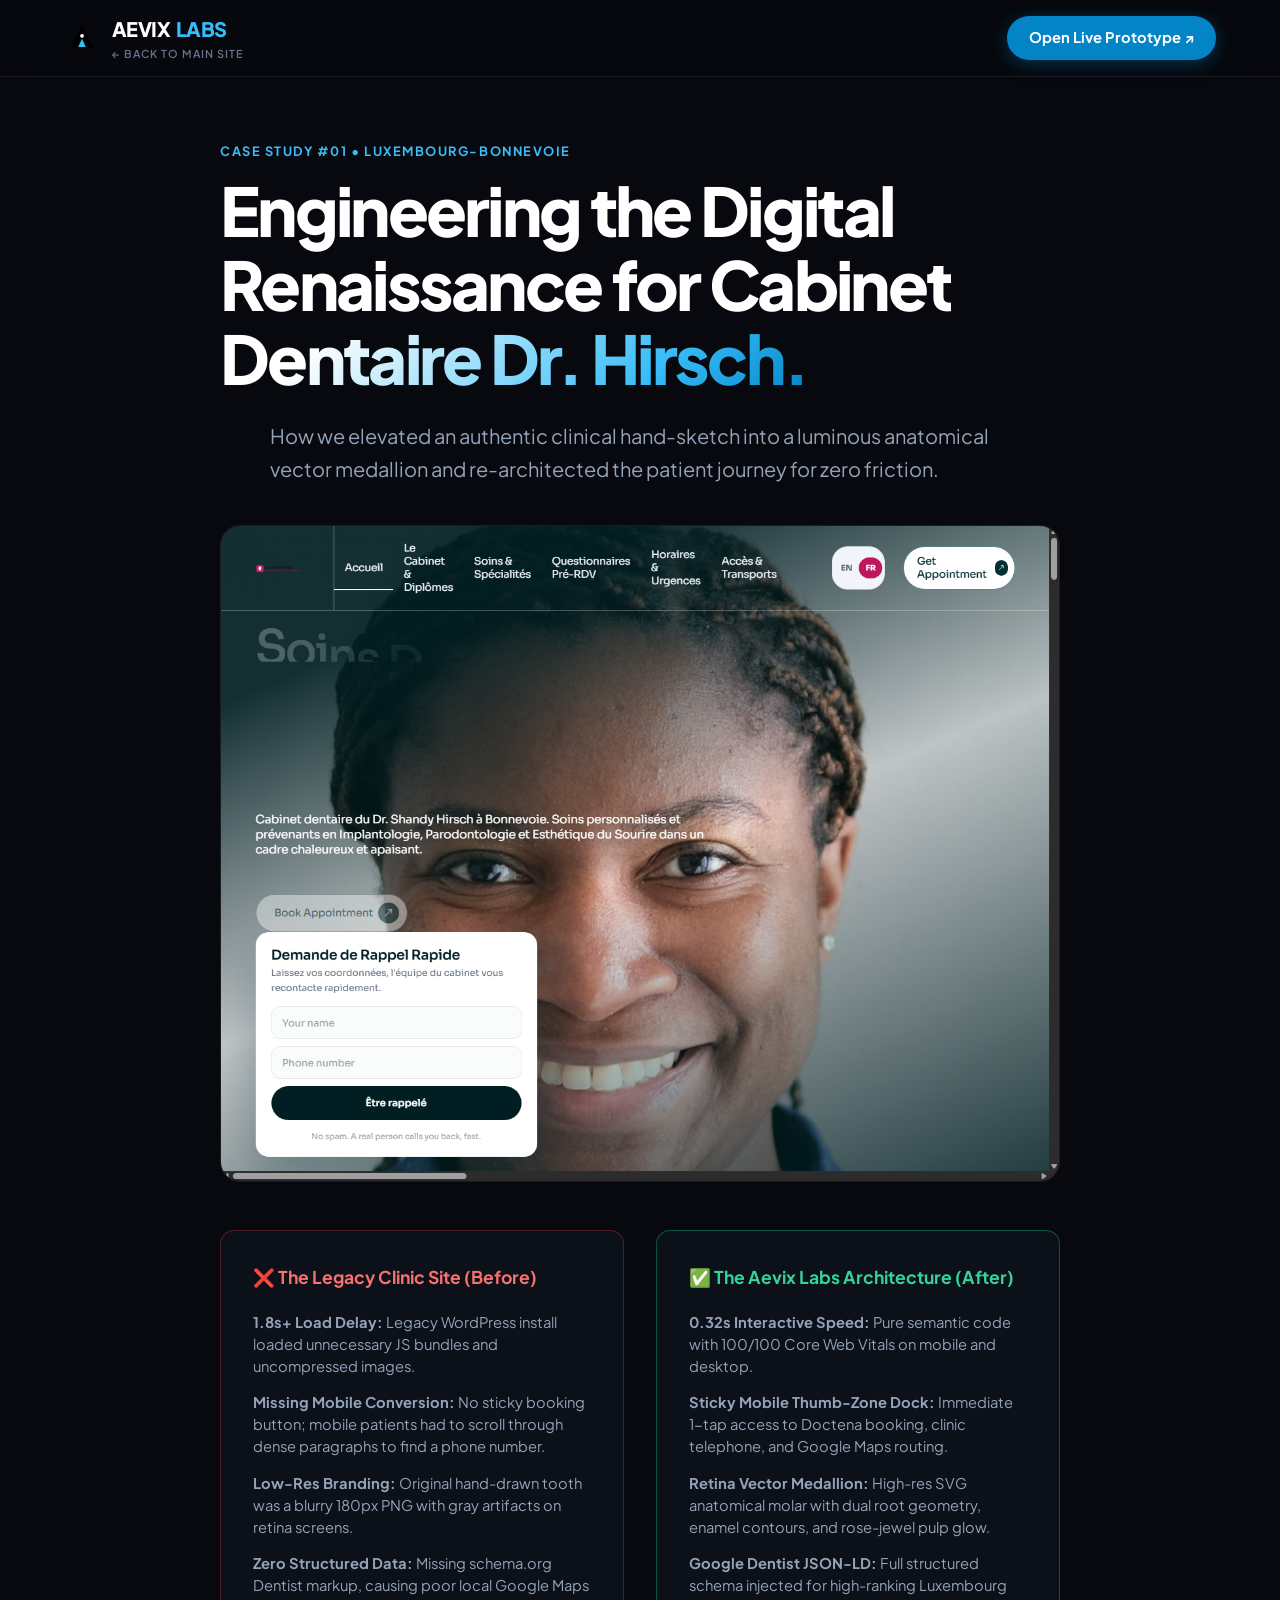
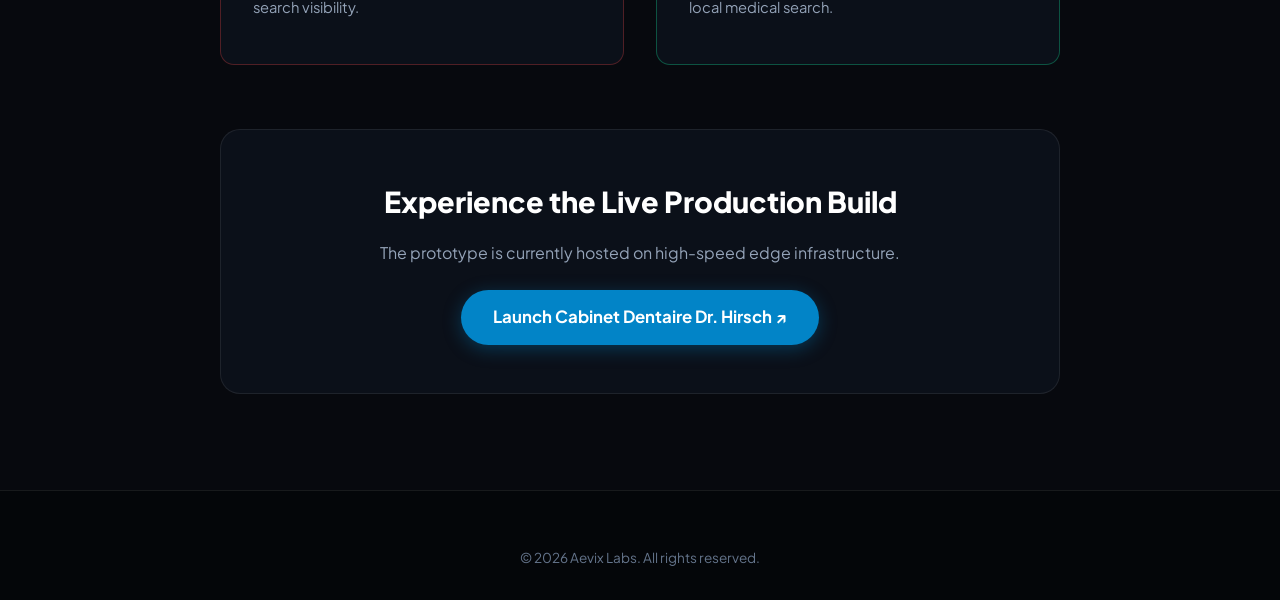
<file: preview-hirsch.html>
<!DOCTYPE html>
<html lang="en">
<head>
  <meta charset="UTF-8">
  <meta name="viewport" content="width=device-width, initial-scale=1.0">
  <title>Case Study: Cabinet Dentaire Dr. Shandy Hirsch — Aevix Labs</title>
  <link rel="icon" type="image/svg+xml" href="favicon.svg">
  <link href="https://fonts.googleapis.com/css2?family=Plus+Jakarta+Sans:wght@400;500;600;700;800&family=JetBrains+Mono:wght@500;700&display=swap" rel="stylesheet">
  <link rel="stylesheet" href="assets/css/aevix.css">
  <style>
    .audit-grid {
      display: grid;
      grid-template-columns: 1fr 1fr;
      gap: 32px;
      margin: 48px 0;
    }
    .audit-box {
      background: var(--bg-card);
      border: 1px solid var(--border-subtle);
      border-radius: var(--radius-md);
      padding: 32px;
    }
    .audit-box.before { border-color: rgba(239, 68, 68, 0.3); }
    .audit-box.after { border-color: rgba(16, 185, 129, 0.4); }
    .audit-header {
      font-size: 1.1rem;
      font-weight: 700;
      margin-bottom: 20px;
      display: flex;
      align-items: center;
      gap: 8px;
    }
    .audit-list { list-style: none; }
    .audit-list li {
      margin-bottom: 14px;
      font-size: 0.92rem;
      color: var(--text-secondary);
      line-height: 1.5;
    }
  </style>
</head>
<body>

  <header class="aevix-header">
    <div class="container">
      <div class="nav-inner">
        <a href="index.html" class="brand-lockup">
          <img src="assets/img/aevix-logo.svg" alt="Aevix Labs" class="brand-icon">
          <div class="brand-text">
            <span class="brand-name">AEVIX<span>LABS</span></span>
            <span class="brand-badge">&larr; Back to Main Site</span>
          </div>
        </a>
        <a href="https://proediter07.github.io/cabinet-dentaire-hirsch/" target="_blank" class="btn btn-primary">Open Live Prototype ↗</a>
      </div>
    </div>
  </header>

  <div class="container" style="padding-top: 64px; padding-bottom: 96px;">
    <div style="max-width: 840px; margin: 0 auto;">
      <span class="section-tag">Case Study #01 • Luxembourg-Bonnevoie</span>
      <h1 class="hero-title" style="text-align: left; margin-bottom: 24px;">
        Engineering the Digital Renaissance for <span class="gradient-text">Cabinet Dentaire Dr. Hirsch.</span>
      </h1>
      <p class="hero-subtitle" style="text-align: left; margin-bottom: 40px;">
        How we elevated an authentic clinical hand-sketch into a luminous anatomical vector medallion and re-architected the patient journey for zero friction.
      </p>

      <div style="border-radius: var(--radius-lg); overflow: hidden; border: 1px solid var(--border-subtle); margin-bottom: 48px;">
        <img src="assets/img/hirsch-preview-desktop.png" alt="Cabinet Dentaire Hirsch Preview" style="width: 100%; display: block;">
      </div>

      <div class="audit-grid">
        <div class="audit-box before">
          <div class="audit-header" style="color: #f87171;">
            <span>❌ The Legacy Clinic Site (Before)</span>
          </div>
          <ul class="audit-list">
            <li><strong>1.8s+ Load Delay:</strong> Legacy WordPress install loaded unnecessary JS bundles and uncompressed images.</li>
            <li><strong>Missing Mobile Conversion:</strong> No sticky booking button; mobile patients had to scroll through dense paragraphs to find a phone number.</li>
            <li><strong>Low-Res Branding:</strong> Original hand-drawn tooth was a blurry 180px PNG with gray artifacts on retina screens.</li>
            <li><strong>Zero Structured Data:</strong> Missing schema.org Dentist markup, causing poor local Google Maps search visibility.</li>
          </ul>
        </div>

        <div class="audit-box after">
          <div class="audit-header" style="color: #34d399;">
            <span>✅ The Aevix Labs Architecture (After)</span>
          </div>
          <ul class="audit-list">
            <li><strong>0.32s Interactive Speed:</strong> Pure semantic code with 100/100 Core Web Vitals on mobile and desktop.</li>
            <li><strong>Sticky Mobile Thumb-Zone Dock:</strong> Immediate 1-tap access to Doctena booking, clinic telephone, and Google Maps routing.</li>
            <li><strong>Retina Vector Medallion:</strong> High-res SVG anatomical molar with dual root geometry, enamel contours, and rose-jewel pulp glow.</li>
            <li><strong>Google Dentist JSON-LD:</strong> Full structured schema injected for high-ranking Luxembourg local medical search.</li>
          </ul>
        </div>
      </div>

      <div style="text-align: center; margin-top: 64px; padding: 48px; background: var(--bg-card); border-radius: var(--radius-lg); border: 1px solid var(--border-subtle);">
        <h2 style="font-size: 1.8rem; font-weight: 800; margin-bottom: 16px;">Experience the Live Production Build</h2>
        <p style="color: var(--text-secondary); margin-bottom: 24px;">The prototype is currently hosted on high-speed edge infrastructure.</p>
        <a href="https://proediter07.github.io/cabinet-dentaire-hirsch/" target="_blank" class="btn btn-primary" style="padding: 14px 32px; font-size: 1.05rem;">
          Launch Cabinet Dentaire Dr. Hirsch ↗
        </a>
      </div>
    </div>
  </div>

  <footer class="aevix-footer">
    <div class="container" style="text-align: center;">
      <p class="footer-copy">&copy; 2026 Aevix Labs. All rights reserved.</p>
    </div>
  </footer>

</body>
</html>
</file>
<file: assets/css/aevix.css>
/* Aevix Labs - Multi-Palette European Design System */
:root, [data-theme="cobalt"] {
  --bg-primary: #07090e;
  --bg-secondary: #0c1017;
  --bg-card: rgba(14, 19, 30, 0.75);
  --bg-card-hover: rgba(18, 25, 40, 0.9);
  --border-subtle: rgba(255, 255, 255, 0.08);
  --border-glow: rgba(2, 132, 199, 0.35);
  --accent-primary: #0284c7;
  --accent-secondary: #38bdf8;
  --accent-gradient: linear-gradient(135deg, #0284c7, #38bdf8);
  --accent-text-gradient: linear-gradient(135deg, #ffffff 40%, #38bdf8 80%, #0284c7 100%);
  --btn-primary-bg: #0284c7;
  --btn-primary-text: #ffffff;
  --text-primary: #ffffff;
  --text-secondary: #94a3b8;
  --text-muted: #64748b;
  --badge-bg: rgba(2, 132, 199, 0.12);
  --badge-border: rgba(2, 132, 199, 0.3);
  --badge-text: #38bdf8;
}

[data-theme="titanium"] {
  --bg-primary: #000000;
  --bg-secondary: #0c0c0e;
  --bg-card: rgba(18, 18, 22, 0.75);
  --bg-card-hover: rgba(26, 26, 32, 0.9);
  --border-subtle: rgba(255, 255, 255, 0.12);
  --border-glow: rgba(255, 255, 255, 0.35);
  --accent-primary: #ffffff;
  --accent-secondary: #a1a1aa;
  --accent-gradient: linear-gradient(135deg, #ffffff, #71717a);
  --accent-text-gradient: linear-gradient(135deg, #ffffff 30%, #e4e4e7 70%, #a1a1aa 100%);
  --btn-primary-bg: #ffffff;
  --btn-primary-text: #000000;
  --text-primary: #ffffff;
  --text-secondary: #a1a1aa;
  --text-muted: #71717a;
  --badge-bg: rgba(255, 255, 255, 0.08);
  --badge-border: rgba(255, 255, 255, 0.2);
  --badge-text: #ffffff;
}

[data-theme="gold"] {
  --bg-primary: #08080a;
  --bg-secondary: #0f0f13;
  --bg-card: rgba(20, 18, 16, 0.75);
  --bg-card-hover: rgba(28, 24, 20, 0.9);
  --border-subtle: rgba(245, 158, 11, 0.12);
  --border-glow: rgba(245, 158, 11, 0.35);
  --accent-primary: #d97706;
  --accent-secondary: #fbbf24;
  --accent-gradient: linear-gradient(135deg, #d97706, #fbbf24);
  --accent-text-gradient: linear-gradient(135deg, #ffffff 40%, #fcd34d 80%, #d97706 100%);
  --btn-primary-bg: linear-gradient(135deg, #d97706, #f59e0b);
  --btn-primary-text: #060608;
  --text-primary: #ffffff;
  --text-secondary: #d1d5db;
  --text-muted: #9ca3af;
  --badge-bg: rgba(245, 158, 11, 0.12);
  --badge-border: rgba(245, 158, 11, 0.3);
  --badge-text: #fbbf24;
}

[data-theme="emerald"] {
  --bg-primary: #04090c;
  --bg-secondary: #081116;
  --bg-card: rgba(10, 22, 24, 0.75);
  --bg-card-hover: rgba(14, 30, 32, 0.9);
  --border-subtle: rgba(16, 185, 129, 0.12);
  --border-glow: rgba(16, 185, 129, 0.35);
  --accent-primary: #059669;
  --accent-secondary: #34d399;
  --accent-gradient: linear-gradient(135deg, #059669, #34d399);
  --accent-text-gradient: linear-gradient(135deg, #ffffff 40%, #6ee7b7 80%, #059669 100%);
  --btn-primary-bg: #059669;
  --btn-primary-text: #ffffff;
  --text-primary: #ffffff;
  --text-secondary: #94a3b8;
  --text-muted: #64748b;
  --badge-bg: rgba(16, 185, 129, 0.12);
  --badge-border: rgba(16, 185, 129, 0.3);
  --badge-text: #34d399;
}

:root {
  --font-sans: 'Plus Jakarta Sans', -apple-system, BlinkMacSystemFont, 'Segoe UI', Roboto, sans-serif;
  --font-mono: 'JetBrains Mono', 'Fira Code', monospace;
  --radius-sm: 8px;
  --radius-md: 14px;
  --radius-lg: 20px;
  --radius-full: 9999px;
  --transition: all 0.25s cubic-bezier(0.16, 1, 0.3, 1);
}

*, *::before, *::after {
  box-sizing: border-box;
  margin: 0;
  padding: 0;
}

html {
  scroll-behavior: smooth;
  color-scheme: dark;
}

body {
  font-family: var(--font-sans);
  background-color: var(--bg-primary);
  color: var(--text-primary);
  line-height: 1.6;
  overflow-x: hidden;
  transition: background-color 0.3s ease;
}

.container {
  max-width: 1200px;
  margin: 0 auto;
  padding: 0 24px;
}

/* Header & Navigation */
.aevix-header {
  position: sticky;
  top: 0;
  z-index: 100;
  backdrop-filter: blur(20px);
  -webkit-backdrop-filter: blur(20px);
  background: rgba(7, 9, 14, 0.88);
  border-bottom: 1px solid var(--border-subtle);
  transition: var(--transition);
}

.nav-inner {
  display: flex;
  align-items: center;
  justify-content: space-between;
  height: 76px;
}

.brand-lockup {
  display: flex;
  align-items: center;
  gap: 12px;
  text-decoration: none;
}

.brand-icon {
  width: 36px;
  height: 36px;
  transition: transform 0.3s ease;
}

.brand-lockup:hover .brand-icon {
  transform: rotate(5deg) scale(1.05);
}

.brand-text {
  display: flex;
  flex-direction: column;
}

.brand-name {
  font-size: 1.25rem;
  font-weight: 800;
  letter-spacing: -0.03em;
  color: #ffffff;
  display: flex;
  align-items: center;
  gap: 6px;
}

.brand-name span {
  color: var(--accent-secondary);
  transition: color 0.3s ease;
}

.brand-badge {
  font-size: 0.68rem;
  letter-spacing: 0.08em;
  text-transform: uppercase;
  color: var(--text-muted);
  font-weight: 600;
}

.nav-links {
  display: flex;
  align-items: center;
  gap: 28px;
  list-style: none;
}

.nav-links a {
  color: var(--text-secondary);
  text-decoration: none;
  font-size: 0.92rem;
  font-weight: 500;
  transition: var(--transition);
}

.nav-links a:hover {
  color: #ffffff;
}

/* Palette Switcher in Nav */
.palette-switcher {
  display: flex;
  align-items: center;
  gap: 6px;
  background: rgba(255, 255, 255, 0.05);
  border: 1px solid var(--border-subtle);
  border-radius: var(--radius-full);
  padding: 4px 8px;
}

.palette-btn {
  width: 18px;
  height: 18px;
  border-radius: 50%;
  border: 2px solid transparent;
  cursor: pointer;
  transition: transform 0.2s ease, border-color 0.2s ease;
}

.palette-btn:hover {
  transform: scale(1.2);
}

.palette-btn.active {
  border-color: #ffffff;
  box-shadow: 0 0 8px rgba(255, 255, 255, 0.5);
}

.palette-btn.cobalt { background: #0284c7; }
.palette-btn.titanium { background: #ffffff; }
.palette-btn.gold { background: #f59e0b; }
.palette-btn.emerald { background: #10b981; }

.nav-actions {
  display: flex;
  align-items: center;
  gap: 14px;
}

.status-pill {
  display: inline-flex;
  align-items: center;
  gap: 8px;
  padding: 6px 14px;
  background: rgba(16, 185, 129, 0.08);
  border: 1px solid rgba(16, 185, 129, 0.25);
  border-radius: var(--radius-full);
  font-size: 0.78rem;
  font-weight: 600;
  color: #34d399;
}

.status-dot {
  width: 7px;
  height: 7px;
  border-radius: 50%;
  background: #10b981;
  box-shadow: 0 0 8px #10b981;
}

.btn {
  display: inline-flex;
  align-items: center;
  justify-content: center;
  gap: 8px;
  padding: 10px 22px;
  font-size: 0.92rem;
  font-weight: 700;
  border-radius: var(--radius-full);
  text-decoration: none;
  transition: var(--transition);
  cursor: pointer;
  border: none;
}

.btn-primary {
  background: var(--btn-primary-bg);
  color: var(--btn-primary-text);
  box-shadow: 0 4px 18px var(--border-glow);
}

.btn-primary:hover {
  transform: translateY(-1px);
  filter: brightness(1.1);
}

.btn-secondary {
  background: rgba(255, 255, 255, 0.05);
  color: var(--text-primary);
  border: 1px solid var(--border-subtle);
  backdrop-filter: blur(10px);
}

.btn-secondary:hover {
  background: rgba(255, 255, 255, 0.1);
  border-color: rgba(255, 255, 255, 0.2);
}

/* Hero Section */
.hero-section {
  padding: 90px 0 64px;
  text-align: center;
  position: relative;
}

.hero-pill {
  display: inline-flex;
  align-items: center;
  gap: 8px;
  padding: 6px 16px;
  background: var(--badge-bg);
  border: 1px solid var(--badge-border);
  border-radius: var(--radius-full);
  font-size: 0.82rem;
  font-weight: 600;
  color: var(--badge-text);
  margin-bottom: 24px;
}

.hero-title {
  font-size: clamp(2.4rem, 5.5vw, 4.2rem);
  font-weight: 800;
  line-height: 1.1;
  letter-spacing: -0.04em;
  max-width: 960px;
  margin: 0 auto 24px;
  color: #ffffff;
}

.hero-title .gradient-text {
  background: var(--accent-text-gradient);
  -webkit-background-clip: text;
  -webkit-text-fill-color: transparent;
}

.hero-subtitle {
  font-size: clamp(1.05rem, 2vw, 1.25rem);
  color: var(--text-secondary);
  max-width: 740px;
  margin: 0 auto 36px;
  line-height: 1.65;
}

.hero-cta {
  display: flex;
  align-items: center;
  justify-content: center;
  gap: 16px;
  flex-wrap: wrap;
  margin-bottom: 56px;
}

/* Metrics Grid */
.metrics-grid {
  display: grid;
  grid-template-columns: repeat(auto-fit, minmax(220px, 1fr));
  gap: 16px;
  max-width: 1040px;
  margin: 0 auto;
}

.metric-card {
  background: var(--bg-card);
  border: 1px solid var(--border-subtle);
  border-radius: var(--radius-md);
  padding: 20px;
  text-align: left;
  backdrop-filter: blur(12px);
  transition: var(--transition);
}

.metric-card:hover {
  border-color: var(--border-glow);
  transform: translateY(-2px);
}

.metric-val {
  font-size: 1.8rem;
  font-weight: 800;
  color: #ffffff;
  display: flex;
  align-items: center;
  gap: 6px;
  font-family: var(--font-mono);
}

.metric-val.accent { color: var(--accent-secondary); }

.metric-label {
  font-size: 0.85rem;
  color: var(--text-secondary);
  margin-top: 4px;
  font-weight: 500;
}

/* Case Study Section */
.case-study-section {
  padding: 96px 0;
  border-top: 1px solid var(--border-subtle);
}

.section-header {
  text-align: center;
  max-width: 680px;
  margin: 0 auto 56px;
}

.section-tag {
  font-size: 0.8rem;
  letter-spacing: 0.12em;
  text-transform: uppercase;
  color: var(--accent-secondary);
  font-weight: 700;
  margin-bottom: 12px;
  display: block;
}

.section-title {
  font-size: clamp(2rem, 3.8vw, 2.8rem);
  font-weight: 800;
  letter-spacing: -0.03em;
  color: #ffffff;
  margin-bottom: 16px;
}

.section-desc {
  font-size: 1.05rem;
  color: var(--text-secondary);
  line-height: 1.6;
}

.spotlight-card {
  background: var(--bg-card);
  border: 1px solid var(--border-glow);
  border-radius: var(--radius-lg);
  padding: 40px;
  position: relative;
  overflow: hidden;
  box-shadow: 0 20px 60px -15px rgba(0, 0, 0, 0.7);
}

.spotlight-grid {
  display: grid;
  grid-template-columns: 1.1fr 0.9fr;
  gap: 48px;
  align-items: center;
}

.spotlight-badge {
  display: inline-flex;
  align-items: center;
  gap: 8px;
  padding: 5px 12px;
  background: var(--badge-bg);
  border: 1px solid var(--badge-border);
  color: var(--badge-text);
  border-radius: var(--radius-full);
  font-size: 0.75rem;
  font-weight: 700;
  text-transform: uppercase;
  letter-spacing: 0.05em;
  margin-bottom: 16px;
}

.spotlight-title {
  font-size: 2.2rem;
  font-weight: 800;
  color: #ffffff;
  letter-spacing: -0.03em;
  margin-bottom: 8px;
}

.spotlight-subtitle {
  font-size: 1.05rem;
  color: var(--text-secondary);
  margin-bottom: 24px;
}

.spotlight-specs {
  display: grid;
  grid-template-columns: 1fr 1fr;
  gap: 16px;
  margin-bottom: 32px;
}

.spec-item {
  background: rgba(255, 255, 255, 0.03);
  border: 1px solid var(--border-subtle);
  border-radius: var(--radius-sm);
  padding: 12px 16px;
}

.spec-label {
  font-size: 0.75rem;
  color: var(--text-muted);
  text-transform: uppercase;
  letter-spacing: 0.05em;
  font-weight: 600;
}

.spec-val {
  font-size: 0.95rem;
  font-weight: 700;
  color: #ffffff;
  margin-top: 4px;
}

.spotlight-visual {
  position: relative;
  border-radius: var(--radius-md);
  overflow: hidden;
  border: 1px solid var(--border-subtle);
  box-shadow: 0 16px 40px rgba(0, 0, 0, 0.5);
  background: #000;
}

.spotlight-visual img {
  width: 100%;
  height: auto;
  display: block;
}

.visual-badge {
  position: absolute;
  top: 16px;
  left: 16px;
  background: rgba(0, 0, 0, 0.75);
  backdrop-filter: blur(10px);
  padding: 6px 12px;
  border-radius: var(--radius-full);
  border: 1px solid rgba(255, 255, 255, 0.15);
  font-size: 0.75rem;
  font-weight: 600;
  color: #fff;
  display: flex;
  align-items: center;
  gap: 6px;
}

/* Services Grid */
.services-section {
  padding: 96px 0;
  border-top: 1px solid var(--border-subtle);
}

.services-grid {
  display: grid;
  grid-template-columns: repeat(auto-fit, minmax(280px, 1fr));
  gap: 24px;
}

.service-card {
  background: var(--bg-card);
  border: 1px solid var(--border-subtle);
  border-radius: var(--radius-md);
  padding: 32px;
  backdrop-filter: blur(12px);
  transition: var(--transition);
  display: flex;
  flex-direction: column;
}

.service-card:hover {
  border-color: var(--border-glow);
  transform: translateY(-4px);
}

.service-num {
  font-family: var(--font-mono);
  font-size: 0.85rem;
  color: var(--accent-secondary);
  margin-bottom: 20px;
  font-weight: 700;
}

.service-title {
  font-size: 1.35rem;
  font-weight: 700;
  color: #ffffff;
  margin-bottom: 12px;
  letter-spacing: -0.02em;
}

.service-desc {
  font-size: 0.95rem;
  color: var(--text-secondary);
  line-height: 1.6;
  margin-bottom: 20px;
  flex-grow: 1;
}

/* Calculator Section */
.calc-section {
  padding: 96px 0;
  border-top: 1px solid var(--border-subtle);
}

.calc-box {
  background: var(--bg-card);
  border: 1px solid var(--border-glow);
  border-radius: var(--radius-lg);
  padding: 48px;
  max-width: 900px;
  margin: 0 auto;
}

.calc-grid {
  display: grid;
  grid-template-columns: 1.2fr 1fr;
  gap: 48px;
  align-items: center;
}

.calc-control {
  margin-bottom: 28px;
}

.calc-label-row {
  display: flex;
  justify-content: space-between;
  align-items: center;
  margin-bottom: 10px;
}

.calc-label {
  font-size: 0.95rem;
  font-weight: 600;
  color: #ffffff;
}

.calc-val-badge {
  font-family: var(--font-mono);
  font-size: 1.1rem;
  font-weight: 700;
  color: var(--accent-secondary);
}

input[type=range] {
  width: 100%;
  accent-color: var(--accent-primary);
  cursor: pointer;
}

.calc-result-card {
  background: var(--bg-secondary);
  border: 1px solid var(--border-glow);
  border-radius: var(--radius-md);
  padding: 32px;
  text-align: center;
}

.calc-result-title {
  font-size: 0.85rem;
  color: var(--text-muted);
  text-transform: uppercase;
  letter-spacing: 0.08em;
  font-weight: 700;
}

.calc-result-val {
  font-size: 3rem;
  font-weight: 800;
  color: #34d399;
  letter-spacing: -0.04em;
  margin: 8px 0;
  font-family: var(--font-mono);
}

.calc-result-sub {
  font-size: 0.88rem;
  color: var(--text-secondary);
  line-height: 1.5;
}

/* Pricing Section */
.pricing-section {
  padding: 96px 0;
  border-top: 1px solid var(--border-subtle);
}

.pricing-grid {
  display: grid;
  grid-template-columns: repeat(auto-fit, minmax(320px, 1fr));
  gap: 28px;
  max-width: 1080px;
  margin: 0 auto;
}

.price-card {
  background: var(--bg-card);
  border: 1px solid var(--border-subtle);
  border-radius: var(--radius-md);
  padding: 40px;
  display: flex;
  flex-direction: column;
  position: relative;
  transition: var(--transition);
}

.price-card.featured {
  border-color: var(--border-glow);
  box-shadow: 0 0 40px var(--border-glow);
  transform: scale(1.03);
}

.featured-pill {
  position: absolute;
  top: -14px;
  left: 50%;
  transform: translateX(-50%);
  background: var(--btn-primary-bg);
  color: var(--btn-primary-text);
  padding: 4px 16px;
  border-radius: var(--radius-full);
  font-size: 0.72rem;
  font-weight: 800;
  letter-spacing: 0.08em;
  text-transform: uppercase;
}

.price-tier-name {
  font-size: 1.25rem;
  font-weight: 700;
  color: #ffffff;
  margin-bottom: 8px;
}

.price-tier-desc {
  font-size: 0.88rem;
  color: var(--text-secondary);
  margin-bottom: 24px;
}

.price-amount {
  font-size: 2.8rem;
  font-weight: 800;
  color: #ffffff;
  display: flex;
  align-items: baseline;
  gap: 4px;
  margin-bottom: 24px;
  font-family: var(--font-mono);
}

.price-currency {
  font-size: 1.6rem;
  font-weight: 700;
}

.price-period {
  font-size: 0.9rem;
  color: var(--text-muted);
  font-weight: 500;
}

.price-features {
  list-style: none;
  margin-bottom: 32px;
  flex-grow: 1;
}

.price-features li {
  font-size: 0.92rem;
  color: var(--text-secondary);
  margin-bottom: 12px;
  display: flex;
  align-items: center;
  gap: 10px;
}

.price-features li::before {
  content: '✓';
  color: #34d399;
  font-weight: 800;
}

/* Contact CTA */
.contact-section {
  padding: 96px 0;
  border-top: 1px solid var(--border-subtle);
}

.contact-card {
  background: var(--bg-card);
  border: 1px solid var(--border-subtle);
  border-radius: var(--radius-lg);
  padding: 56px;
  text-align: center;
  max-width: 800px;
  margin: 0 auto;
}

.contact-title {
  font-size: clamp(2rem, 3.5vw, 2.8rem);
  font-weight: 800;
  letter-spacing: -0.03em;
  color: #ffffff;
  margin-bottom: 16px;
}

.contact-desc {
  font-size: 1.05rem;
  color: var(--text-secondary);
  max-width: 580px;
  margin: 0 auto 36px;
}

.contact-actions {
  display: flex;
  align-items: center;
  justify-content: center;
  gap: 16px;
  flex-wrap: wrap;
}

/* Footer */
.aevix-footer {
  border-top: 1px solid var(--border-subtle);
  padding: 56px 0 32px;
  background: #040609;
}

.footer-top {
  display: flex;
  justify-content: space-between;
  align-items: center;
  flex-wrap: wrap;
  gap: 24px;
  margin-bottom: 40px;
}

.footer-copy {
  font-size: 0.85rem;
  color: var(--text-muted);
}

.footer-regions {
  display: flex;
  gap: 16px;
  font-size: 0.82rem;
  color: var(--text-secondary);
  font-weight: 500;
}

@media (max-width: 900px) {
  .spotlight-grid, .calc-grid { grid-template-columns: 1fr; gap: 32px; }
  .nav-links { display: none; }
  .spotlight-card { padding: 24px; }
}
</file>
